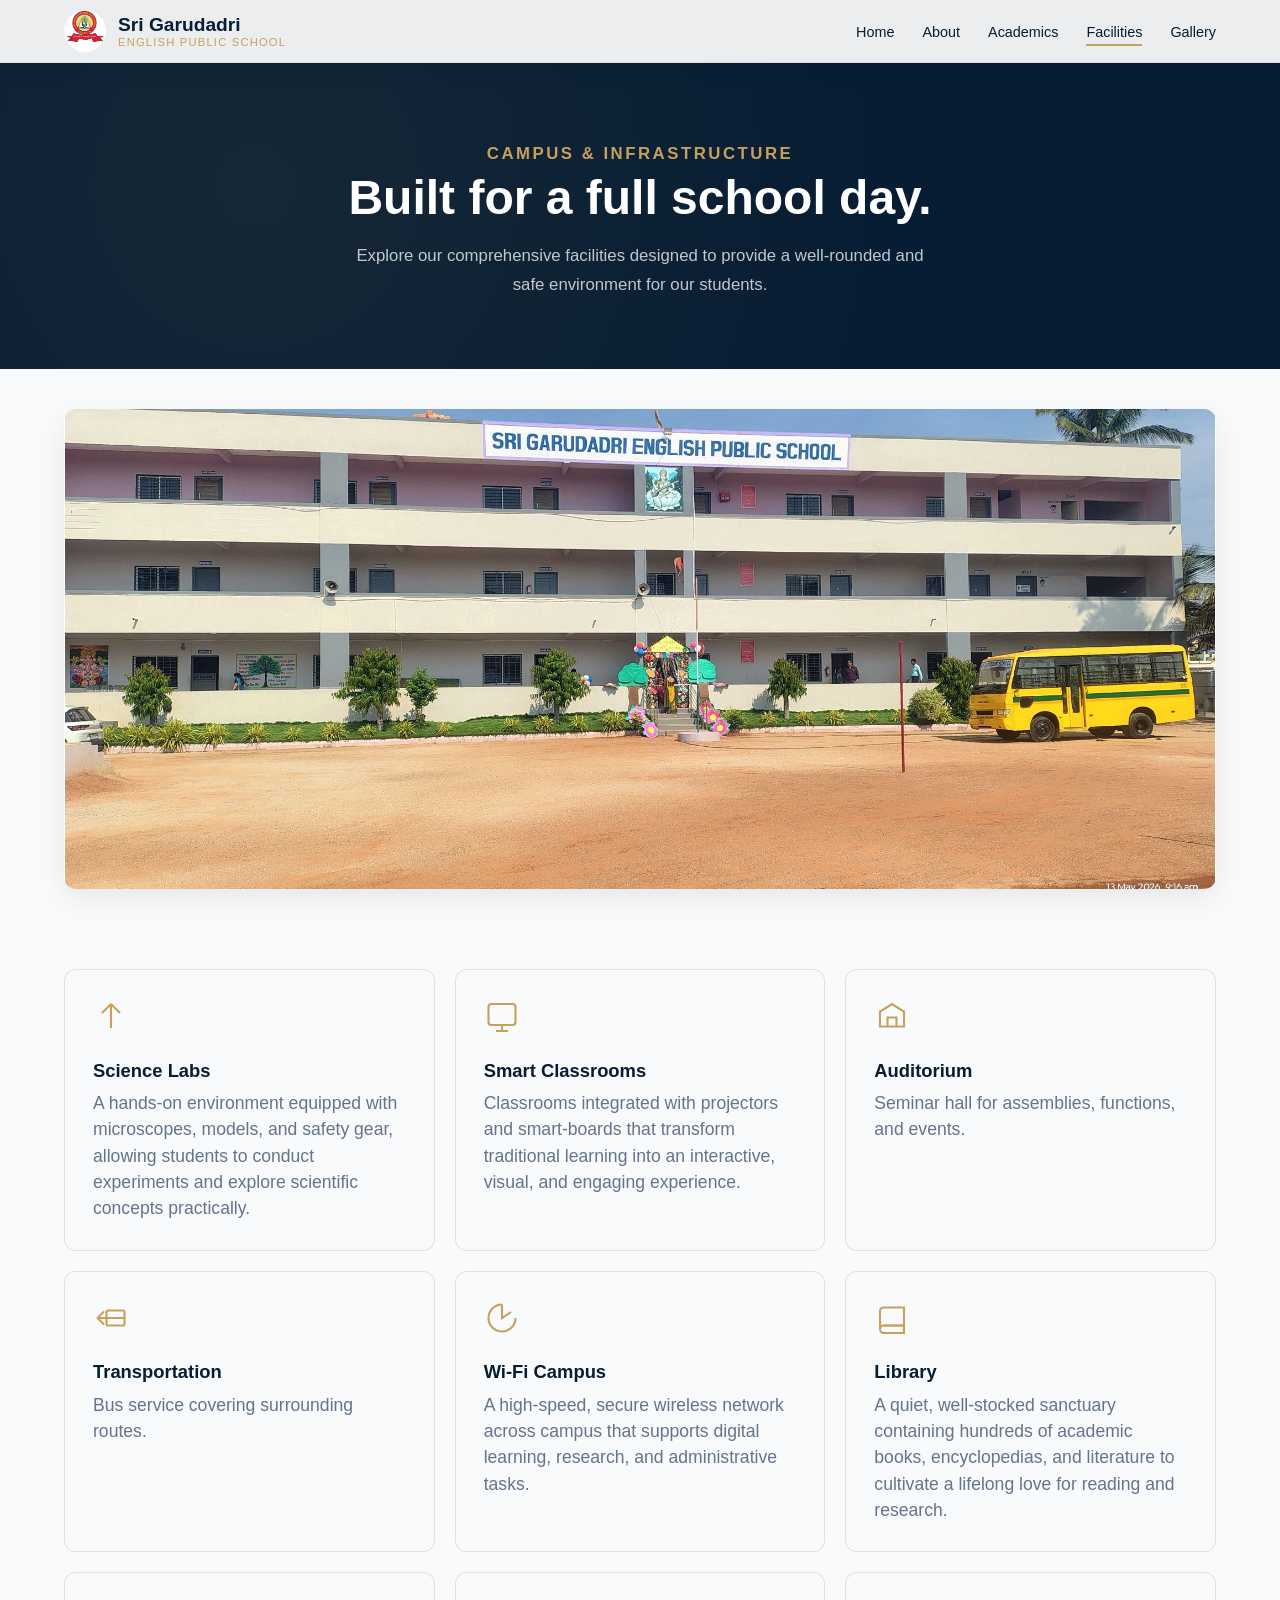
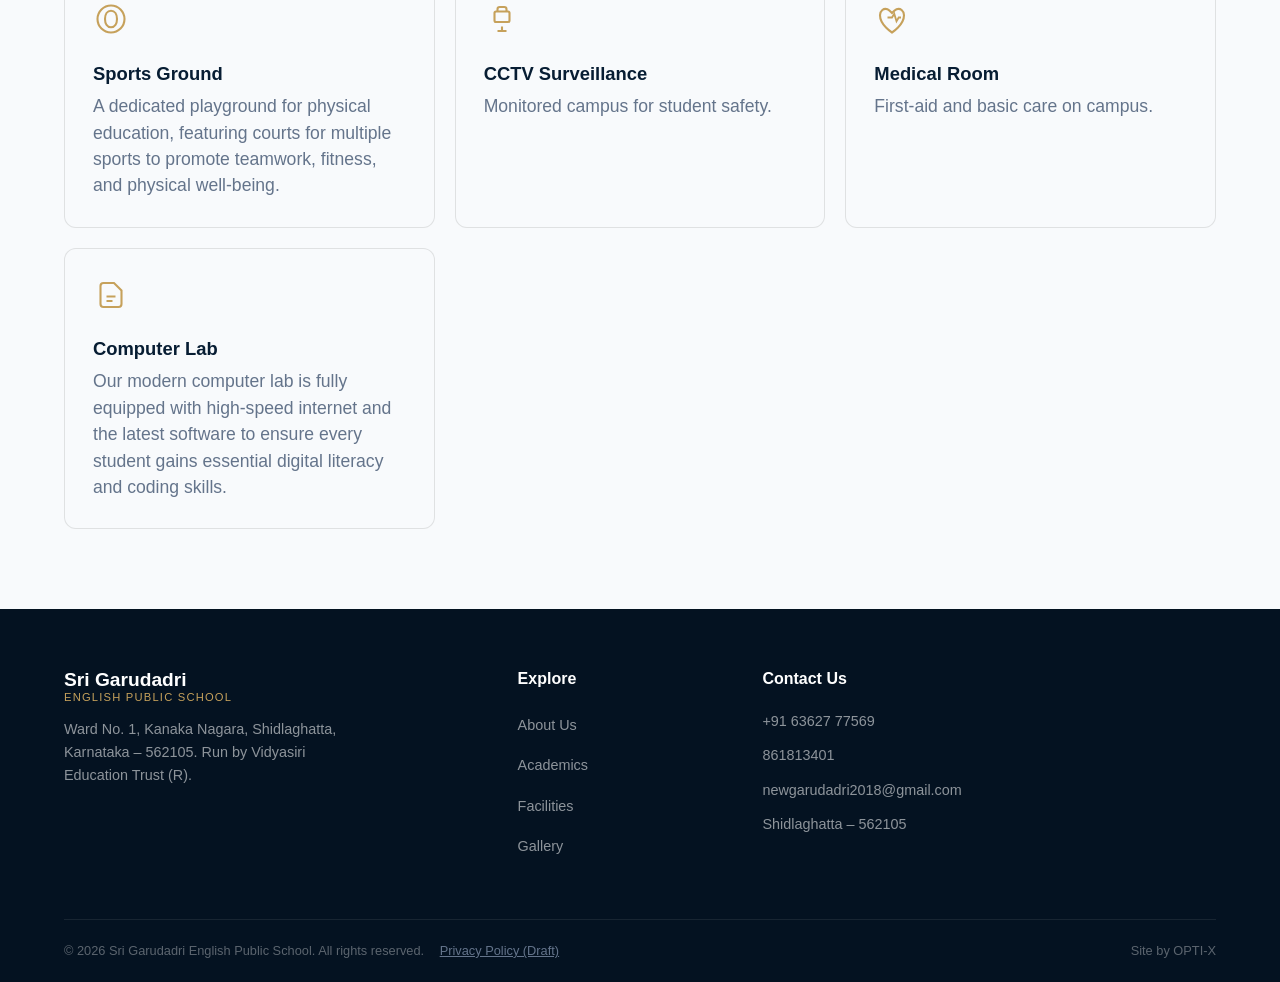
<file: facilities.html>
<!DOCTYPE html>
<html lang="en">
<head>
<meta charset="UTF-8">
<meta name="viewport" content="width=device-width, initial-scale=1.0">
<meta http-equiv="Content-Security-Policy" content="default-src 'self'; img-src 'self' data:; style-src 'self' 'unsafe-inline'; script-src 'self' 'unsafe-inline'; frame-src 'self' https://www.youtube-nocookie.com;">
<meta name="referrer" content="strict-origin-when-cross-origin">
<meta name="description" content="Discover the campus facilities at Sri Garudadri English Public School, including science labs, library, smart classrooms, and sports grounds.">
<title>Facilities — Sri Garudadri English Public School</title>
  <link rel="icon" type="image/jpeg" href="SG - photos/logo.jpg">
<link rel="stylesheet" href="styles.css">
<script src="components/header.js"></script>
<script src="components/footer.js"></script>
</head>
<body>

<sgeps-header></sgeps-header>

<main>

<header class="page-hero">
  <div class="container">
    <p class="eyebrow" style="justify-content:center;color:var(--gold);">Campus &amp; infrastructure</p>
    <h1>Built for a full school day.</h1>
    <p>Explore our comprehensive facilities designed to provide a well-rounded and safe environment for our students.</p>
  </div>
</header>

<section class="about-hero-image">
  <div class="container reveal">
    <img src="SG - photos/School from front side.jpg" alt="Campus Building">
  </div>
</section>

<section>
  <div class="container">
    <div class="fac-grid reveal">
      <div class="fac-card">
        <svg viewBox="0 0 24 24" fill="none"><path d="M12 4L12 20M12 4L6 10M12 4L18 10" stroke="currentColor" stroke-width="1.4"/></svg>
        <h4>Science Labs</h4><p>A hands-on environment equipped with microscopes, models, and safety gear, allowing students to conduct experiments and explore scientific concepts practically.</p>
      </div>
      <div class="fac-card">
        <svg viewBox="0 0 24 24" fill="none"><rect x="3" y="4" width="18" height="14" rx="2" stroke="currentColor" stroke-width="1.4"/><path d="M8 22L16 22M12 18V22" stroke="currentColor" stroke-width="1.4"/></svg>
        <h4>Smart Classrooms</h4><p>Classrooms integrated with projectors and smart-boards that transform traditional learning into an interactive, visual, and engaging experience.</p>
      </div>
      <div class="fac-card">
        <svg viewBox="0 0 24 24" fill="none"><path d="M4 19V9L12 4L20 9V19H4Z" stroke="currentColor" stroke-width="1.4"/><path d="M9 19V13H15V19" stroke="currentColor" stroke-width="1.4"/></svg>
        <h4>Auditorium</h4><p>Seminar hall for assemblies, functions, and events.</p>
      </div>
      <div class="fac-card">
        <svg viewBox="0 0 24 24" fill="none"><path d="M3 12H21M3 12L7 8M3 12L7 16" stroke="currentColor" stroke-width="1.4" stroke-linecap="round" stroke-linejoin="round"/><rect x="9" y="7" width="12" height="10" rx="1" stroke="currentColor" stroke-width="1.4"/></svg>
        <h4>Transportation</h4><p>Bus service covering surrounding routes.</p>
      </div>
      <div class="fac-card">
        <svg viewBox="0 0 24 24" fill="none"><path d="M12 3C7 3 3 7 3 12C3 17 7 21 12 21C17 21 21 17 21 12" stroke="currentColor" stroke-width="1.4"/><path d="M12 3V12L18 8" stroke="currentColor" stroke-width="1.4"/></svg>
        <h4>Wi-Fi Campus</h4><p>A high-speed, secure wireless network across campus that supports digital learning, research, and administrative tasks.</p>
      </div>
      <div class="fac-card">
        <svg viewBox="0 0 24 24" fill="none"><path d="M4 19.5C4 18.1193 5.11929 17 6.5 17H20V5H6.5C5.11929 5 4 6.11929 4 7.5V19.5Z" stroke="currentColor" stroke-width="1.4"/><path d="M4 19.5C4 20.8807 5.11929 22 6.5 22H20V17H6.5" stroke="currentColor" stroke-width="1.4"/></svg>
        <h4>Library</h4><p>A quiet, well-stocked sanctuary containing hundreds of academic books, encyclopedias, and literature to cultivate a lifelong love for reading and research.</p>
      </div>
      <div class="fac-card">
        <svg viewBox="0 0 24 24" fill="none"><circle cx="12" cy="12" r="9" stroke="currentColor" stroke-width="1.4"/><path d="M8 12C8 9 9.5 6.5 12 6.5C14.5 6.5 16 9 16 12C16 15 14.5 17.5 12 17.5C9.5 17.5 8 15 8 12Z" stroke="currentColor" stroke-width="1.4"/></svg>
        <h4>Sports Ground</h4><p>A dedicated playground for physical education, featuring courts for multiple sports to promote teamwork, fitness, and physical well-being.</p>
      </div>
      <div class="fac-card">
        <svg viewBox="0 0 24 24" fill="none"><rect x="7" y="7" width="10" height="7" rx="1" stroke="currentColor" stroke-width="1.4"/><path d="M9 7V5.5C9 4.7 9.7 4 10.5 4H13.5C14.3 4 15 4.7 15 5.5V7" stroke="currentColor" stroke-width="1.4"/><path d="M12 17V20M9 20H15" stroke="currentColor" stroke-width="1.4"/></svg>
        <h4>CCTV Surveillance</h4><p>Monitored campus for student safety.</p>
      </div>
      <div class="fac-card">
        <svg viewBox="0 0 24 24" fill="none"><path d="M12 21C12 21 4 16 4 9.5C4 6.5 6.5 4.5 9 5.5C10.2 6 12 8 12 8C12 8 13.8 6 15 5.5C17.5 4.5 20 6.5 20 9.5C20 16 12 21 12 21Z" stroke="currentColor" stroke-width="1.4"/><path d="M9 11H12L13.5 8.5L15 13.5L16.5 11H18" stroke="currentColor" stroke-width="1.2"/></svg>
        <h4>Medical Room</h4><p>First-aid and basic care on campus.</p>
      </div>
      <div class="fac-card">
        <svg viewBox="0 0 24 24" fill="none"><path d="M17 20H7C5.9 20 5 19.1 5 18V6C5 4.9 5.9 4 7 4H14L19 9V18C19 19.1 18.1 20 17 20Z" stroke="currentColor" stroke-width="1.4"/><path d="M9 13H15M9 16H13" stroke="currentColor" stroke-width="1.4"/></svg>
        <h4>Computer Lab</h4><p>Our modern computer lab is fully equipped with high-speed internet and the latest software to ensure every student gains essential digital literacy and coding skills.</p>
      </div>
    </div>
  </div>
</section>

</main>

<sgeps-footer></sgeps-footer>

<script src="script.js"></script>
</body>
</html>
</file>
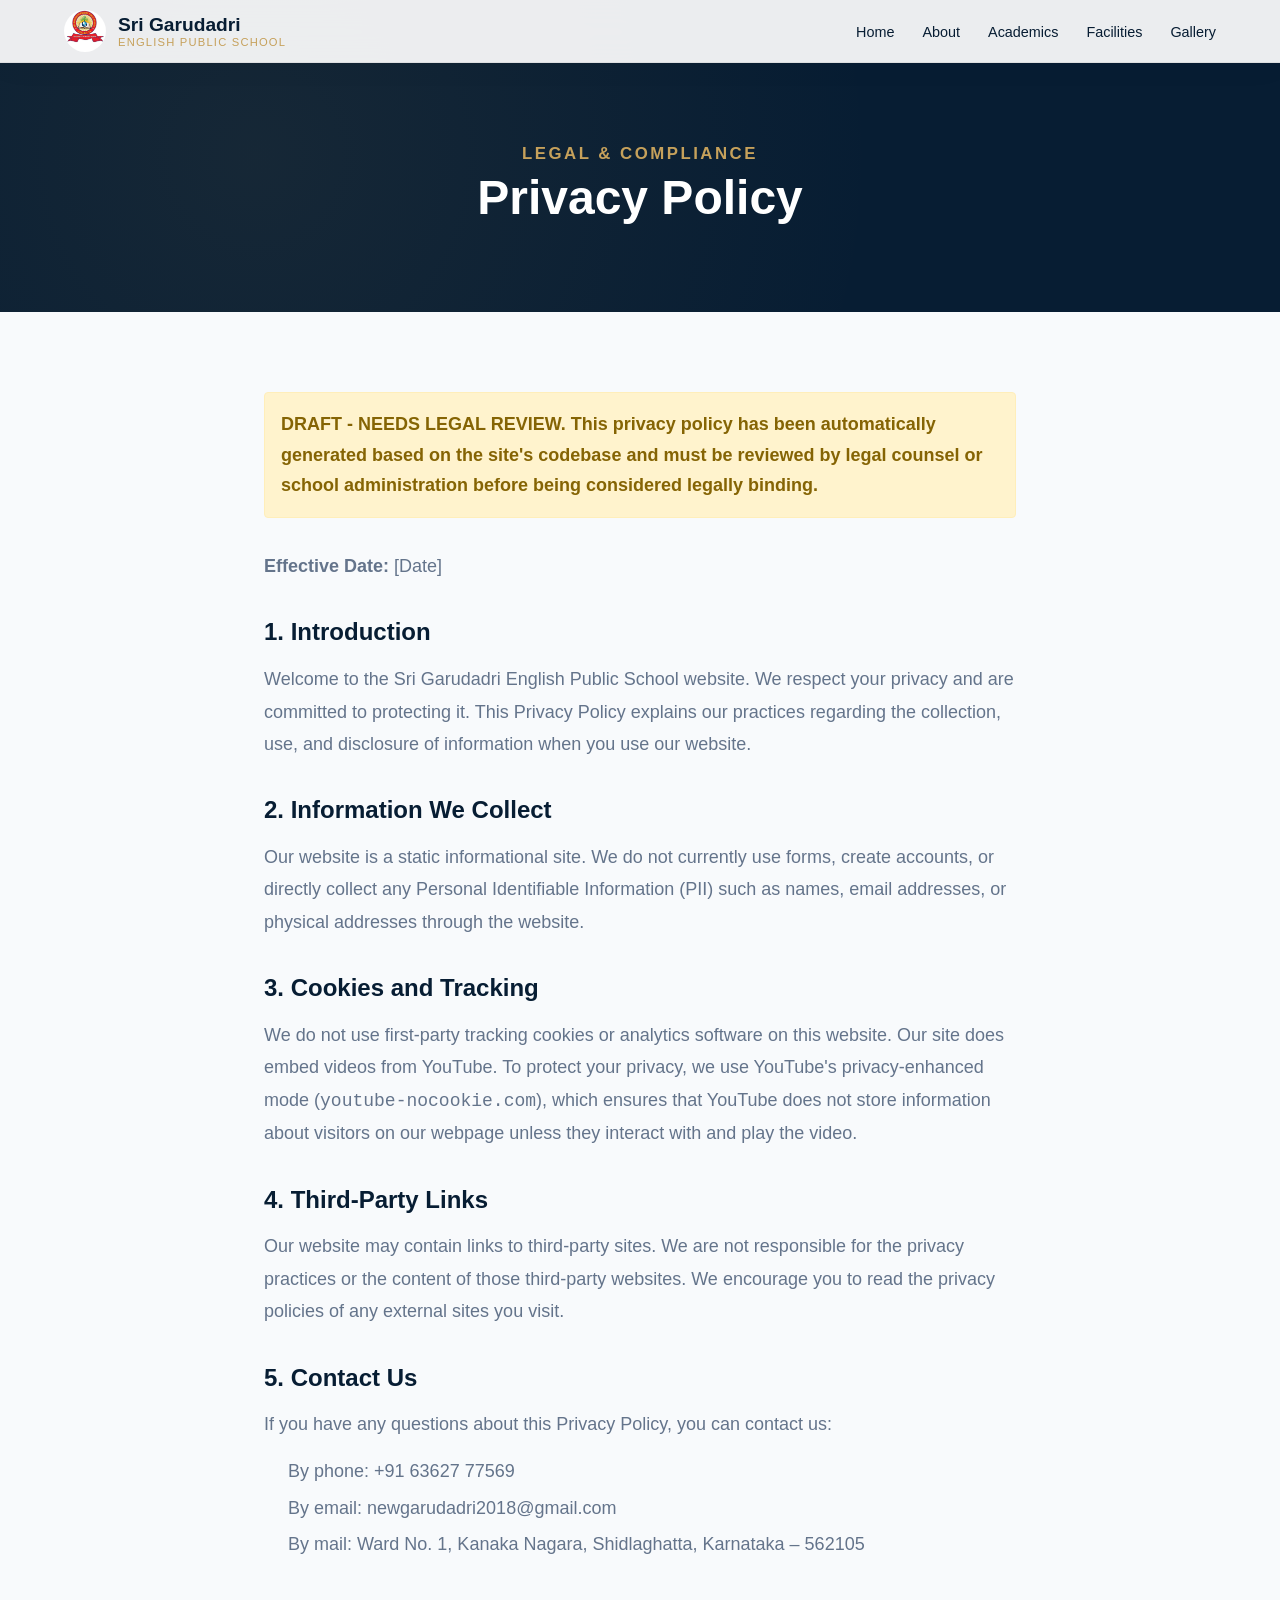
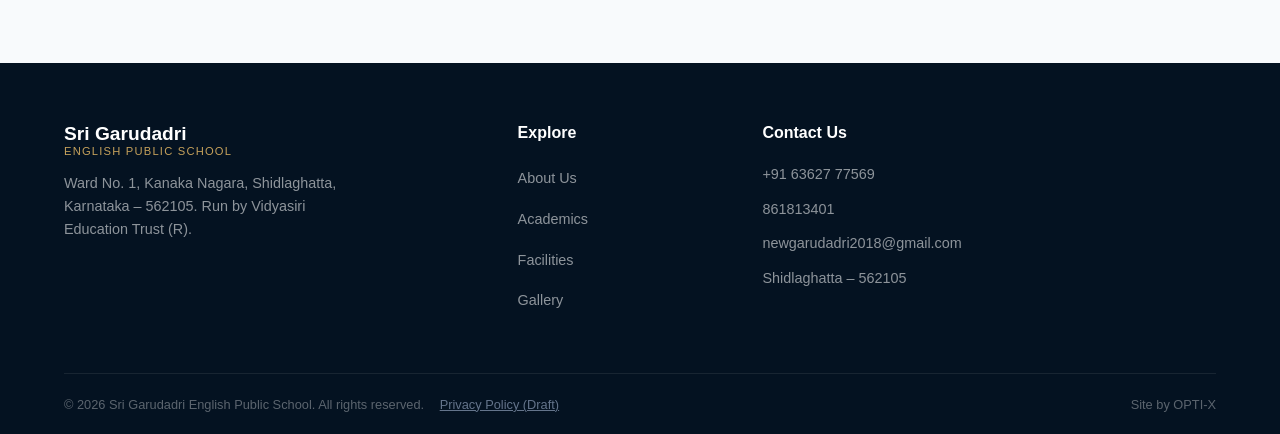
<file: privacy.html>
<!DOCTYPE html>
<html lang="en">
<head>
<meta charset="UTF-8">
<meta name="viewport" content="width=device-width, initial-scale=1.0">
<meta http-equiv="Content-Security-Policy" content="default-src 'self'; img-src 'self' data:; style-src 'self' 'unsafe-inline'; script-src 'self' 'unsafe-inline'; frame-src 'self' https://www.youtube-nocookie.com;">
<meta name="referrer" content="strict-origin-when-cross-origin">
<meta name="description" content="Privacy Policy for Sri Garudadri English Public School.">
<title>Privacy Policy — Sri Garudadri English Public School</title>
  <link rel="icon" type="image/jpeg" href="SG - photos/logo.jpg">
<link rel="stylesheet" href="styles.css">
<script src="components/header.js"></script>
<script src="components/footer.js"></script>
<style>
  .legal-content {
    max-width: 800px;
    margin: 0 auto;
    padding: 80px 24px;
    color: var(--text-dark);
  }
  .legal-content h1 { color: var(--primary); margin-bottom: 12px; }
  .legal-content h2 { color: var(--primary); margin: 36px 0 16px; font-size: 1.5rem; }
  .legal-content p { color: var(--text-light); line-height: 1.8; margin-bottom: 16px; }
  .legal-content ul { margin-left: 24px; margin-bottom: 24px; color: var(--text-light); }
  .legal-content li { margin-bottom: 8px; line-height: 1.6; }
  .draft-banner {
    background: #fff3cd;
    color: #856404;
    padding: 16px;
    border-radius: 4px;
    margin-bottom: 32px;
    border: 1px solid #ffeeba;
    font-weight: 600;
  }
</style>
</head>
<body>

<sgeps-header></sgeps-header>

<main>
  <header class="page-hero">
    <div class="container">
      <p class="eyebrow" style="justify-content:center;color:var(--gold);">Legal & Compliance</p>
      <h1>Privacy Policy</h1>
    </div>
  </header>

  <section class="legal-content">
    <div class="draft-banner">
      DRAFT - NEEDS LEGAL REVIEW. This privacy policy has been automatically generated based on the site's codebase and must be reviewed by legal counsel or school administration before being considered legally binding.
    </div>

    <p><strong>Effective Date:</strong> [Date]</p>
    
    <h2>1. Introduction</h2>
    <p>Welcome to the Sri Garudadri English Public School website. We respect your privacy and are committed to protecting it. This Privacy Policy explains our practices regarding the collection, use, and disclosure of information when you use our website.</p>
    
    <h2>2. Information We Collect</h2>
    <p>Our website is a static informational site. We do not currently use forms, create accounts, or directly collect any Personal Identifiable Information (PII) such as names, email addresses, or physical addresses through the website.</p>
    
    <h2>3. Cookies and Tracking</h2>
    <p>We do not use first-party tracking cookies or analytics software on this website. Our site does embed videos from YouTube. To protect your privacy, we use YouTube's privacy-enhanced mode (<code>youtube-nocookie.com</code>), which ensures that YouTube does not store information about visitors on our webpage unless they interact with and play the video.</p>
    
    <h2>4. Third-Party Links</h2>
    <p>Our website may contain links to third-party sites. We are not responsible for the privacy practices or the content of those third-party websites. We encourage you to read the privacy policies of any external sites you visit.</p>
    
    <h2>5. Contact Us</h2>
    <p>If you have any questions about this Privacy Policy, you can contact us:</p>
    <ul>
      <li>By phone: +91 63627 77569</li>
      <li>By email: newgarudadri2018@gmail.com</li>
      <li>By mail: Ward No. 1, Kanaka Nagara, Shidlaghatta, Karnataka – 562105</li>
    </ul>
  </section>
</main>

<sgeps-footer></sgeps-footer>

<script src="script.js"></script>
</body>
</html>
</file>
<file: styles.css>
@import url('https://fonts.googleapis.com/css2?family=Outfit:wght@300;400;500;600;700&family=Inter:wght@400;500;600&display=swap');

:root {
  /* Color Palette */
  --primary: #071D33;
  --secondary: #0B2E4F;
  --gold: #C6A15B;
  --gold-hover: #D4B270;
  --bg-light: #F8FAFC;
  --text-dark: #1E293B;
  --text-light: #64748B;
  --white: #FFFFFF;
  --border: rgba(0, 0, 0, 0.1);

  /* Typography */
  --font-heading: 'Outfit', sans-serif;
  --font-body: 'Inter', sans-serif;

  /* Layout */
  --container: 1200px;
  --radius: 12px;
  --shadow: 0 10px 30px rgba(0, 0, 0, 0.08);
  --shadow-hover: 0 20px 40px rgba(0, 0, 0, 0.12);
  --transition: all 0.3s cubic-bezier(0.25, 0.8, 0.25, 1);
}

/* ============ BASE RESET ============ */
*,
*::before,
*::after {
  margin: 0;
  padding: 0;
  box-sizing: border-box;
}

html {
  scroll-behavior: smooth;
  -webkit-text-size-adjust: 100%;
}

body {
  font-family: var(--font-body);
  color: var(--text-dark);
  line-height: 1.7;
  font-size: 1.125rem;
  background: var(--bg-light);
  overflow-x: hidden;
  -webkit-font-smoothing: antialiased;
  -moz-osx-font-smoothing: grayscale;
}

h1, h2, h3, h4, h5, h6 {
  font-family: var(--font-heading);
  font-weight: 700;
  line-height: 1.2;
  color: var(--primary);
}

a {
  text-decoration: none;
  color: inherit;
  transition: var(--transition);
}

/* Accessibility Focus States */
a:focus-visible,
button:focus-visible,
input:focus-visible,
textarea:focus-visible,
select:focus-visible {
  outline: 2px solid var(--gold);
  outline-offset: 2px;
  border-radius: 2px;
}

ul { list-style: none; }

img {
  max-width: 100%;
  height: auto;
  display: block;
}

section {
  padding: 80px 0;
}

.container {
  width: 100%;
  max-width: var(--container);
  margin: 0 auto;
  padding: 0 24px;
}

/* ============ UTILITY CLASSES ============ */
.eyebrow {
  text-transform: uppercase;
  font-size: 0.8rem;
  letter-spacing: 2.5px;
  color: var(--gold);
  font-weight: 600;
  margin-bottom: 12px;
  display: flex;
  align-items: center;
  gap: 8px;
}

.section-head {
  margin-bottom: 50px;
  text-align: center;
}

.section-head .eyebrow {
  justify-content: center;
}

.section-head h2 {
  font-size: clamp(2.2rem, 3.5vw, 2.8rem);
  color: var(--primary);
  margin-bottom: 16px;
}

.section-head p {
  color: var(--text-light);
  font-size: 1.25rem;
  max-width: 700px;
  margin: 0 auto;
}

.btn {
  display: inline-flex;
  align-items: center;
  justify-content: center;
  gap: 8px;
  padding: 14px 28px;
  border-radius: 50px;
  font-weight: 600;
  font-size: 0.95rem;
  font-family: var(--font-body);
  border: none;
  transition: var(--transition);
  cursor: pointer;
}

.btn svg {
  width: 18px;
  height: 18px;
  transition: transform 0.3s ease;
}

.btn-primary {
  background: var(--gold);
  color: var(--white);
}

.btn-primary:hover {
  background: var(--gold-hover);
  transform: translateY(-2px);
  box-shadow: 0 10px 25px rgba(198, 161, 91, 0.35);
}

.btn-primary:hover svg {
  transform: translateX(4px);
}

/* ============ NAVIGATION (GLASSMORPHISM) ============ */
.nav {
  position: fixed;
  top: 0;
  left: 0;
  width: 100%;
  z-index: 1000;
  padding: 18px 0;
  transition: var(--transition);
  border-bottom: 1px solid transparent;
}

.nav.scrolled {
  padding: 10px 0;
  background: rgba(255, 255, 255, 0.92);
  backdrop-filter: blur(16px);
  -webkit-backdrop-filter: blur(16px);
  border-bottom: 1px solid rgba(0, 0, 0, 0.06);
  box-shadow: 0 4px 30px rgba(0, 0, 0, 0.04);
}

.nav-inner {
  display: flex;
  justify-content: space-between;
  align-items: center;
  max-width: var(--container);
  margin: 0 auto;
  padding: 0 24px;
}

.brand {
  display: flex;
  align-items: center;
  gap: 12px;
}

.brand svg,
.brand img {
  width: 42px;
  height: 42px;
  flex-shrink: 0;
  transition: transform 0.4s ease;
  border-radius: 50%;
  object-fit: cover;
}

.brand:hover svg,
.brand:hover img {
  transform: rotate(15deg);
}

.brand-text {
  font-family: var(--font-heading);
  font-weight: 700;
  font-size: 1.2rem;
  color: var(--primary);
  line-height: 1.15;
  display: flex;
  flex-direction: column;
}

.brand-text span {
  font-size: 0.7rem;
  font-weight: 500;
  color: var(--gold);
  text-transform: uppercase;
  letter-spacing: 1.2px;
}

/* Nav link default: dark text (for inner pages that start scrolled) */
.nav-links {
  display: flex;
  gap: 28px;
  align-items: center;
}

.nav-links li { list-style: none; }

.nav-links a {
  font-size: 0.9rem;
  font-weight: 500;
  color: var(--primary);
  position: relative;
  padding: 4px 0;
}

.nav-links a::after {
  content: '';
  position: absolute;
  bottom: -2px;
  left: 0;
  width: 0;
  height: 2px;
  background: var(--gold);
  transition: width 0.3s ease;
}

.nav-links a:hover::after,
.nav-links a.active::after {
  width: 100%;
}

/* When nav is transparent (homepage hero only) */
.nav:not(.scrolled) .nav-links a { color: var(--white); }
.nav:not(.scrolled) .brand-text { color: var(--white); }

.nav.scrolled .brand-text,
.nav.scrolled .nav-links a {
  color: var(--primary);
}

/* Hamburger toggle */
.nav-toggle {
  display: none;
  background: none;
  border: none;
  cursor: pointer;
  width: 28px;
  height: 22px;
  position: relative;
  z-index: 1001;
}

.nav-toggle span {
  position: absolute;
  left: 0;
  width: 100%;
  height: 2px;
  background: var(--primary);
  border-radius: 2px;
  transition: var(--transition);
}

.nav:not(.scrolled) .nav-toggle span { background: var(--white); }
.nav.scrolled .nav-toggle span { background: var(--primary); }

.nav-toggle span:nth-child(1) { top: 0; }
.nav-toggle span:nth-child(2) { top: 10px; }
.nav-toggle span:nth-child(3) { bottom: 0; }

.nav-toggle.active span:nth-child(1) {
  transform: rotate(45deg);
  top: 10px;
  background: var(--white);
}
.nav-toggle.active span:nth-child(2) { opacity: 0; }
.nav-toggle.active span:nth-child(3) {
  transform: rotate(-45deg);
  bottom: 10px;
  background: var(--white);
}

/* ============ HERO SECTION (INDEX ONLY) ============ */
.hero {
  position: relative;
  height: 100vh;
  min-height: 600px;
  max-height: 900px;
  display: flex;
  align-items: center;
  padding-top: 80px;
  overflow: hidden;
  background: var(--primary);
}

.hero-slide {
  position: absolute;
  top: 0; left: 0;
  width: 100%; height: 100%;
  opacity: 0;
  transition: opacity 1.5s ease;
  z-index: 1;
}

.hero-slide.active { opacity: 1; }

.hero-slide img {
  width: 100%;
  height: 100%;
  object-fit: cover;
  transform: scale(1.05);
  transition: transform 8s ease-out;
}

.hero-slide.active img { transform: scale(1); }

.hero::after {
  content: '';
  position: absolute;
  top: 0; left: 0;
  width: 100%; height: 100%;
  background: linear-gradient(100deg, rgba(7,29,51,0.88) 0%, rgba(7,29,51,0.35) 100%);
  z-index: 2;
}

.hero-content {
  position: relative;
  z-index: 3;
  width: 100%;
  max-width: var(--container);
  margin: 0 auto;
  padding: 0 24px;
  color: var(--white);
}

.hero-badge {
  display: inline-flex;
  align-items: center;
  gap: 8px;
  background: rgba(255,255,255,0.08);
  border: 1px solid rgba(255,255,255,0.15);
  padding: 6px 16px;
  border-radius: 50px;
  font-size: 0.8rem;
  font-weight: 500;
  margin-bottom: 24px;
  backdrop-filter: blur(4px);
  transform: translateY(20px);
  opacity: 0;
  animation: fadeUp 0.8s ease forwards 0.3s;
}

.hero h1 {
  font-size: clamp(2.5rem, 5vw, 4.5rem);
  color: var(--white);
  margin-bottom: 20px;
  max-width: 800px;
  transform: translateY(20px);
  opacity: 0;
  animation: fadeUp 0.8s ease forwards 0.5s;
}

.hero h1 em {
  font-style: normal;
  color: var(--gold);
  position: relative;
  display: inline-block;
}

.hero h1 em::after {
  content: '';
  position: absolute;
  bottom: 4px; left: 0;
  width: 100%;
  height: 10px;
  background: rgba(198,161,91,0.2);
  z-index: -1;
}

.hero p {
  font-size: 1.25rem;
  color: rgba(255,255,255,0.85);
  max-width: 600px;
  margin-bottom: 36px;
  transform: translateY(20px);
  opacity: 0;
  animation: fadeUp 0.8s ease forwards 0.7s;
}

.hero-actions {
  transform: translateY(20px);
  opacity: 0;
  animation: fadeUp 0.8s ease forwards 0.9s;
}

.hero-dots {
  position: absolute;
  bottom: 36px;
  left: 50%;
  transform: translateX(-50%);
  z-index: 3;
  display: flex;
  gap: 10px;
}

.dot {
  width: 10px; height: 10px;
  border-radius: 50%;
  background: rgba(255,255,255,0.3);
  cursor: pointer;
  transition: var(--transition);
}

.dot.active {
  background: var(--gold);
  transform: scale(1.3);
}

@keyframes fadeUp {
  to { transform: translateY(0); opacity: 1; }
}

/* ============ PAGE HEADERS (INNER PAGES) ============ */
.page-hero {
  background: var(--primary);
  color: var(--white);
  padding: 140px 0 70px;
  text-align: center;
  position: relative;
  overflow: hidden;
}

.page-hero::before {
  content: '';
  position: absolute;
  top: 0; left: 0;
  width: 100%; height: 100%;
  background: radial-gradient(circle at 20% 50%, rgba(198,161,91,0.08) 0%, transparent 60%);
}

.page-hero .container {
  position: relative;
  z-index: 2;
}

.page-hero h1 {
  font-size: clamp(2rem, 4vw, 3rem);
  color: var(--white);
  margin-bottom: 16px;
}

.page-hero p {
  font-size: 1.05rem;
  color: rgba(255,255,255,0.75);
  max-width: 580px;
  margin: 0 auto;
}

/* ============ HERO IMAGE BANNER (INNER PAGES) ============ */
.about-hero-image {
  padding: 40px 0 0;
  background: var(--bg-light);
}

.about-hero-image img {
  width: 100%;
  max-height: 480px;
  object-fit: cover;
  border-radius: var(--radius);
  box-shadow: var(--shadow);
}

/* ============ ABOUT PREVIEW (INDEX) ============ */
.about-preview {
  padding: 100px 0;
  background: var(--white);
}

.about-grid {
  display: grid;
  grid-template-columns: 1fr 1fr;
  gap: 60px;
  align-items: center;
}

.about-copy h2 {
  font-size: clamp(2rem, 3vw, 2.5rem);
  color: var(--primary);
  margin-bottom: 20px;
}

.about-copy p {
  color: var(--text-light);
  margin-bottom: 14px;
  font-size: 1rem;
}

.about-stats {
  display: grid;
  grid-template-columns: repeat(3, 1fr);
  gap: 16px;
  margin-top: 36px;
  padding-top: 36px;
  border-top: 1px solid var(--border);
}

.about-stats div {
  text-align: center;
}

.about-stats strong {
  display: block;
  font-size: 1.8rem;
  color: var(--primary);
  font-family: var(--font-heading);
  line-height: 1;
  margin-bottom: 6px;
}

.about-stats span {
  font-size: 0.8rem;
  color: var(--text-light);
  font-weight: 500;
}

.about-visual {
  position: relative;
}

.about-visual img {
  border-radius: var(--radius);
  box-shadow: var(--shadow);
  width: 100%;
}

.crest {
  position: absolute;
  top: -30px; right: -30px;
  width: 110px; height: 110px;
  background: var(--white);
  border-radius: 50%;
  display: flex;
  align-items: center;
  justify-content: center;
  box-shadow: var(--shadow);
  color: var(--gold);
}

.crest svg { width: 70px; height: 70px; }

.ribbon {
  position: absolute;
  bottom: 30px; left: -20px;
  background: var(--primary);
  color: var(--white);
  padding: 18px 24px;
  border-radius: var(--radius);
  box-shadow: var(--shadow);
}

.ribbon span { display: block; }

.ribbon span:first-child {
  font-family: var(--font-heading);
  font-weight: 700;
  font-size: 1.4rem;
  color: var(--gold);
}

.ribbon span:last-child {
  font-size: 0.85rem;
  color: rgba(255,255,255,0.7);
}

/* ============ PROGRAMS / WHAT WE OFFER ============ */
.programs {
  padding: 100px 0;
  background: var(--primary);
  color: var(--white);
}

.programs .section-head h2 { color: var(--white); }
.programs .section-head p { color: rgba(255,255,255,0.7); }
.programs .eyebrow { color: var(--gold); }

.program-grid {
  display: grid;
  grid-template-columns: repeat(auto-fit, minmax(280px, 1fr));
  gap: 24px;
  margin-top: 40px;
}

.program-card {
  background: rgba(255,255,255,0.04);
  border: 1px solid rgba(255,255,255,0.08);
  padding: 36px;
  border-radius: var(--radius);
  transition: var(--transition);
  display: flex;
  flex-direction: column;
}

.program-card img {
  width: 100%;
  height: 200px;
  object-fit: cover;
  border-radius: calc(var(--radius) - 4px);
  margin-bottom: 24px;
}

.program-card:hover {
  background: rgba(255,255,255,0.1);
  transform: translateY(-4px);
  box-shadow: 0 10px 30px rgba(0,0,0,0.15);
}

.program-card .num {
  font-family: var(--font-heading);
  font-size: 2.5rem;
  font-weight: 700;
  color: rgba(255,255,255,0.08);
  line-height: 1;
  display: block;
  margin-bottom: 16px;
}

.program-card h3 {
  font-size: 1.3rem;
  margin-bottom: 12px;
  color: var(--gold);
}

.program-card p {
  color: rgba(255,255,255,0.75);
  font-size: 1.1rem;
}

/* ============ EVENTS & DANCE SECTION ============ */
.events-dance {
  background: var(--bg-light);
  padding: 80px 0;
}

.events-dance .section-head {
  text-align: left;
}

.events-dance .section-head .eyebrow {
  justify-content: flex-start;
}

.events-dance .section-head p {
  margin: 0;
}

.events-grid {
  display: grid;
  grid-template-columns: repeat(auto-fit, minmax(250px, 1fr));
  gap: 16px;
}

.events-grid img {
  width: 100%;
  aspect-ratio: 4/3;
  object-fit: cover;
  border-radius: var(--radius);
  box-shadow: var(--shadow);
  transition: var(--transition);
}

.events-grid img:hover {
  transform: translateY(-4px);
  box-shadow: var(--shadow-hover);
}

/* ============ FACILITIES ============ */
.fac-grid {
  display: grid;
  grid-template-columns: repeat(auto-fit, minmax(280px, 1fr));
  gap: 20px;
}

.fac-card {
  background: var(--bg-light);
  border-radius: var(--radius);
  padding: 28px;
  transition: var(--transition);
  border: 1px solid var(--border);
}

.fac-card:hover {
  background: var(--primary);
  color: var(--white);
  transform: translateY(-4px);
  box-shadow: var(--shadow-hover);
  border-color: transparent;
}

.fac-card svg {
  width: 36px; height: 36px;
  color: var(--gold);
  margin-bottom: 16px;
}

.fac-card h4 {
  font-size: 1.15rem;
  margin-bottom: 8px;
}

.fac-card p {
  color: var(--text-light);
  font-size: 1.1rem;
  line-height: 1.5;
}

.fac-card:hover p { color: rgba(255,255,255,0.75); }


/* ============ PRESS / NEWS SECTION ============ */
.press {
  padding: 80px 0;
  background: var(--bg-light);
}

.press-grid {
  display: grid;
  grid-template-columns: repeat(auto-fit, minmax(280px, 1fr));
  gap: 16px;
}

.press-card {
  border-radius: var(--radius);
  overflow: hidden;
  box-shadow: var(--shadow);
  transition: var(--transition);
  cursor: zoom-in;
  background: var(--white);
}

.press-card:hover {
  transform: translateY(-4px);
  box-shadow: var(--shadow-hover);
}

.press-card img {
  width: 100%;
  aspect-ratio: 4/3;
  object-fit: contain;
  background: var(--white);
  padding: 8px;
}

/* ============ GALLERY ============ */
.gallery-filters {
  display: flex;
  flex-wrap: wrap;
  gap: 10px;
  margin: 0 0 40px;
  justify-content: center;
}

.filter-btn {
  background: transparent;
  border: 1px solid var(--border);
  color: var(--text-dark);
  padding: 8px 20px;
  border-radius: 50px;
  font-family: var(--font-body);
  font-size: 0.85rem;
  font-weight: 500;
  cursor: pointer;
  transition: var(--transition);
}

.filter-btn:hover {
  border-color: var(--gold);
  color: var(--gold);
}

.filter-btn.active {
  background: var(--gold) !important;
  border-color: var(--gold) !important;
  color: var(--white) !important;
}

.gallery-grid {
  display: grid;
  grid-template-columns: repeat(auto-fill, minmax(280px, 1fr));
  gap: 16px;
}

.gallery-tile {
  position: relative;
  border-radius: var(--radius);
  overflow: hidden;
  box-shadow: var(--shadow);
  cursor: zoom-in;
  transition: var(--transition);
  aspect-ratio: 1;
}

.gallery-tile.tall { aspect-ratio: 3/4; }
.gallery-tile.wide { aspect-ratio: 16/9; grid-column: span 2; }

.gallery-tile img {
  width: 100%;
  height: 100%;
  object-fit: cover;
  transition: transform 0.5s ease;
}

.gallery-tile:hover img { transform: scale(1.06); }

.gallery-tile span {
  position: absolute;
  bottom: 0; left: 0; right: 0;
  padding: 40px 16px 14px;
  background: linear-gradient(to top, rgba(7,29,51,0.85), transparent);
  color: var(--white);
  font-size: 0.85rem;
  font-weight: 500;
  transform: translateY(100%);
  transition: transform 0.3s ease;
}

.gallery-tile:hover span {
  transform: translateY(0);
}

/* ============ LIGHTBOX ============ */
.lightbox {
  position: fixed;
  top: 0; left: 0;
  width: 100%; height: 100%;
  background: rgba(7,29,51,0.95);
  backdrop-filter: blur(8px);
  z-index: 2000;
  display: flex;
  align-items: center;
  justify-content: center;
  opacity: 0;
  pointer-events: none;
  transition: opacity 0.3s ease;
}

.lightbox.active {
  opacity: 1;
  pointer-events: all;
}

.lightbox-content {
  position: relative;
  display: flex;
  align-items: center;
  justify-content: center;
}

.lightbox-content img {
  max-width: 90vw;
  max-height: 88vh;
  object-fit: contain;
  border-radius: 8px;
  box-shadow: 0 20px 60px rgba(0,0,0,0.5);
  transform: scale(0.95);
  transition: transform 0.3s ease;
}

.lightbox.active .lightbox-content img {
  transform: scale(1);
}

.lightbox-close {
  position: absolute;
  top: 20px; right: 20px;
  background: rgba(255,255,255,0.12);
  border: none;
  color: var(--white);
  width: 44px; height: 44px;
  border-radius: 50%;
  cursor: pointer;
  font-size: 1.5rem;
  display: flex;
  align-items: center;
  justify-content: center;
  transition: background 0.2s;
  z-index: 2001;
}

.lightbox-close:hover {
  background: rgba(255,255,255,0.25);
}

/* ============ CTA BAND ============ */
.cta-band {
  background: var(--primary);
  color: var(--white);
  padding: 80px 0;
  text-align: center;
}

.cta-band h2 {
  font-size: clamp(2rem, 3vw, 2.5rem);
  color: var(--white);
  margin-bottom: 16px;
}

.cta-band p {
  color: rgba(255,255,255,0.75);
  font-size: 1.05rem;
  max-width: 560px;
  margin: 0 auto 28px;
}

/* ============ ABOUT PAGE — MISSION GRID ============ */
.mission-grid {
  display: grid;
  grid-template-columns: 1fr 1fr;
  gap: 60px;
  align-items: start;
  padding: 60px 0;
}

.mission-copy h2 {
  font-size: clamp(1.8rem, 3vw, 2.4rem);
  color: var(--primary);
}

.mission-copy p {
  color: var(--text-light);
  font-size: 1rem;
  margin-bottom: 16px;
}

.link-out {
  display: inline-flex;
  align-items: center;
  gap: 8px;
  color: var(--gold);
  font-weight: 600;
  font-size: 0.9rem;
  margin-top: 12px;
  transition: var(--transition);
}

.link-out svg {
  width: 18px; height: 18px;
  transition: transform 0.3s ease;
}

.link-out:hover {
  color: var(--gold-hover);
}

.link-out:hover svg {
  transform: translateX(4px);
}

/* About page — Pillar list */
.pillar-list {
  display: flex;
  flex-direction: column;
  gap: 20px;
}

.pillar {
  display: flex;
  gap: 16px;
  align-items: flex-start;
  padding: 20px;
  border-radius: var(--radius);
  background: var(--bg-light);
  transition: var(--transition);
}

.pillar:hover {
  box-shadow: var(--shadow);
  transform: translateY(-2px);
}

.pillar svg {
  width: 32px; height: 32px;
  flex-shrink: 0;
  color: var(--gold);
  margin-top: 2px;
}

.pillar h4 {
  font-size: 1.05rem;
  margin-bottom: 4px;
}

.pillar p {
  color: var(--text-light);
  font-size: 0.9rem;
  line-height: 1.5;
}

/* ============ ACADEMICS — STAGE CARDS ============ */
.stage-row {
  display: grid;
  grid-template-columns: repeat(auto-fit, minmax(220px, 1fr));
  gap: 20px;
  margin-top: 30px;
}

.stage-card {
  background: var(--bg-light);
  padding: 24px;
  border-radius: var(--radius);
  border-left: 4px solid var(--gold);
  transition: var(--transition);
}

.stage-card:hover {
  box-shadow: var(--shadow);
  transform: translateY(-2px);
}

.checklist-label {
  text-transform: uppercase;
  font-size: 0.7rem;
  letter-spacing: 1.5px;
  color: var(--gold);
  font-weight: 600;
  display: block;
  margin-bottom: 8px;
}

.stage-card h4 {
  font-size: 1.1rem;
  margin-bottom: 6px;
}

.stage-card p {
  color: var(--text-light);
  font-size: 0.9rem;
}

/* ============ PRINCIPAL MESSAGE — LETTER ============ */
.letter {
  max-width: 680px;
}

.letter p {
  color: var(--text-light);
  font-size: 1rem;
  margin-bottom: 18px;
  line-height: 1.8;
}

.sign-off {
  margin-top: 24px;
  padding-top: 20px;
  border-top: 1px solid var(--border);
}

.sign-off strong {
  display: block;
  font-size: 1.15rem;
  color: var(--primary);
  font-family: var(--font-heading);
}

.sign-off span {
  display: block;
  color: var(--gold);
  font-size: 0.85rem;
  font-weight: 500;
  margin-top: 4px;
}

/* ============ ABOUT — LEADER SECTION ============ */
.leader-band {
  padding: 80px 0;
  background: var(--white);
}

.leader-grid {
  display: grid;
  grid-template-columns: 1fr 1.5fr;
  gap: 50px;
  align-items: center;
}

.leader-photo img {
  border-radius: var(--radius);
  box-shadow: var(--shadow);
  width: 100%;
  max-width: 360px;
}

.leader-copy h2 {
  font-size: clamp(1.8rem, 3vw, 2.4rem);
  color: var(--primary);
  margin-bottom: 4px;
}

.leader-copy .role {
  color: var(--gold);
  font-weight: 600;
  font-size: 0.9rem;
  display: block;
  margin-bottom: 20px;
}

.leader-copy blockquote {
  font-size: 1.1rem;
  font-style: italic;
  color: var(--text-light);
  border-left: 3px solid var(--gold);
  padding-left: 20px;
  margin-bottom: 20px;
  line-height: 1.7;
}

/* ============ ABOUT — TRUST STRIP ============ */
.trust-strip {
  background: var(--primary);
  color: var(--white);
  padding: 40px 0;
}

.trust-inner {
  display: flex;
  align-items: center;
  gap: 20px;
  flex-wrap: wrap;
}

.trust-inner .eyebrow {
  margin-bottom: 0;
}

.trust-name {
  font-family: var(--font-heading);
  font-weight: 700;
  font-size: 1.2rem;
  color: var(--gold);
}

/* ============ FOOTER ============ */
footer {
  background: #041221;
  color: var(--white);
  padding: 60px 0 20px;
}

.foot-grid {
  display: grid;
  grid-template-columns: 2fr 1fr 1fr 1fr;
  gap: 36px;
  margin-bottom: 48px;
}

.foot-brand .brand-text {
  color: var(--white);
}

.foot-brand p {
  color: rgba(255,255,255,0.55);
  margin-top: 14px;
  font-size: 0.9rem;
  max-width: 280px;
  line-height: 1.6;
}

footer h5 {
  font-size: 1rem;
  color: var(--white);
  margin-bottom: 20px;
}

footer ul li {
  margin-bottom: 10px;
}

footer ul a {
  color: rgba(255,255,255,0.55);
  font-size: 0.9rem;
  transition: color 0.2s;
}

footer ul a:hover { color: var(--gold); }

footer ul li:not(:has(a)) {
  color: rgba(255,255,255,0.55);
  font-size: 0.9rem;
}

.foot-bottom {
  border-top: 1px solid rgba(255,255,255,0.08);
  padding-top: 20px;
  display: flex;
  justify-content: space-between;
  color: rgba(255,255,255,0.35);
  font-size: 0.8rem;
}

/* ============ SCROLL REVEAL ============ */
.reveal {
  opacity: 0;
  transform: translateY(24px);
  transition: all 0.7s cubic-bezier(0.25, 0.8, 0.25, 1);
}

.reveal.active {
  opacity: 1;
  transform: translateY(0);
}

/* ============ RESPONSIVE ============ */
@media (max-width: 992px) {
  .about-grid,
  .leader-grid,
  .mission-grid {
    grid-template-columns: 1fr;
    gap: 40px;
  }

  .crest, .ribbon { display: none; }
  .foot-grid { grid-template-columns: 1fr 1fr; }
  .leader-photo img { max-width: 100%; }
}

@media (max-width: 768px) {
  section { padding: 60px 0; }

  .nav-links {
    position: fixed;
    top: 0; right: -100%;
    width: 80%;
    max-width: 320px;
    height: 100vh;
    background: var(--primary);
    flex-direction: column;
    justify-content: center;
    gap: 24px;
    transition: right 0.35s ease;
    box-shadow: -10px 0 40px rgba(0,0,0,0.15);
    padding: 0 40px;
  }

  .nav-links.active { right: 0; }
  .nav-links a { font-size: 1.15rem; color: var(--white) !important; }

  .nav-toggle { display: block; }

  .hero { min-height: 500px; max-height: 700px; }
  .hero h1 { font-size: 2rem; }
  .hero p { font-size: 0.95rem; }

  .page-hero { padding: 120px 0 60px; }
  .page-hero h1 { font-size: 1.8rem; }

  .about-stats { grid-template-columns: 1fr; gap: 12px; text-align: left; }
  .about-stats div { text-align: left; }
  .about-stats strong { font-size: 1.5rem; }

  .gallery-tile.wide { grid-column: span 1; aspect-ratio: 4/3; }

  .press-grid { grid-template-columns: 1fr 1fr; }

  .foot-grid { grid-template-columns: 1fr; gap: 24px; }
  .foot-bottom { flex-direction: column; gap: 8px; text-align: center; }

  .trust-inner { flex-direction: column; text-align: center; }
  .trust-inner .eyebrow { justify-content: center; }
}

@media (max-width: 480px) {
  .container { padding: 0 16px; }
  .press-grid { grid-template-columns: 1fr; }
  .gallery-grid { grid-template-columns: 1fr; }
  .fac-grid { grid-template-columns: 1fr; }
  .stage-row { grid-template-columns: 1fr; }
}

/* ============ PRESS SLIDER ============ */
.press-slider {
  display: flex;
  gap: 24px;
  overflow-x: auto;
  scroll-snap-type: x mandatory;
  padding-bottom: 24px;
  scroll-behavior: smooth;
  -ms-overflow-style: none; /* IE and Edge */
  scrollbar-width: none; /* Firefox */
}
.press-slider::-webkit-scrollbar { display: none; }
.press-slider .press-card {
  flex: 0 0 min(350px, 85vw);
  scroll-snap-align: start;
  border-radius: var(--radius);
  overflow: hidden;
  box-shadow: var(--shadow);
  background: var(--white);
}
.press-slider .press-card iframe {
  width: 100%;
  height: 250px;
  display: block;
}
</file>
